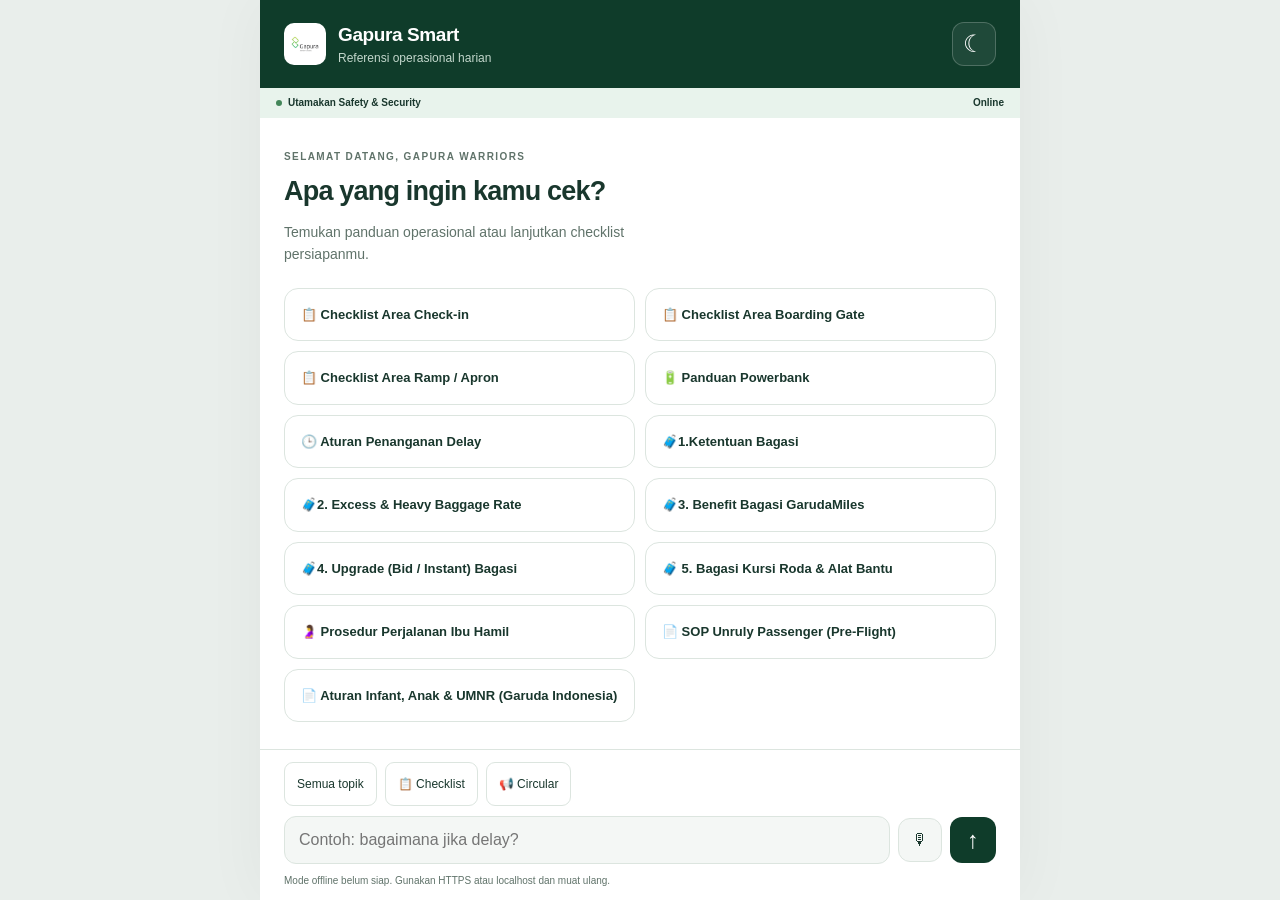
<file: index.html>
<!DOCTYPE html>
<html lang="id">
<head>
  <meta charset="UTF-8">
  <meta name="viewport" content="width=device-width, initial-scale=1, viewport-fit=cover, interactive-widget=resizes-content">
  <meta name="theme-color" content="#0f3c2a">
  <meta name="description" content="Referensi SOP, checklist, dan surat edaran Gapura Smart.">
  <link rel="manifest" href="manifest.json">
  <link rel="icon" href="logo.png" type="image/png">
  <link rel="apple-touch-icon" href="logo.png">
  <link rel="stylesheet" href="styles.css">
  <title>Gapura Smart</title>
  <script src="native.js" defer></script>
  <script src="sop-data.js" defer></script>
  <script src="app.js" defer></script>
</head>
<body>
  <main class="app">
    <header class="header">
      <div class="brand"><img src="logo.png" width="42" height="42" alt=""><div><h1>Gapura Smart</h1><p>Referensi operasional harian</p></div></div>
      <button id="theme-btn" class="icon-button" aria-label="Aktifkan mode gelap" aria-pressed="false">☾</button>
    </header>
    <div class="status-bar"><span><span class="status-dot"></span>Utamakan Safety &amp; Security</span><span id="connection-status" role="status">Online</span><a id="app-update" href="update.html" hidden>Versi baru tersedia · Perbarui</a></div>
    <section class="chat-box" id="chat-box" aria-label="Percakapan dan hasil pencarian">
      <div class="welcome"><span class="eyebrow">SELAMAT DATANG, GAPURA WARRIORS</span><h2>Apa yang ingin kamu cek?</h2><p>Temukan panduan operasional atau lanjutkan checklist persiapanmu.</p><div class="topic-grid" id="welcome-topics"></div></div>
    </section>
    <div id="announcement" class="sr-only" role="status" aria-live="polite"></div>
    <footer>
      <nav class="quick-actions" aria-label="Akses cepat"><button data-action="menu">Semua topik</button><button data-action="checklist">📋 Checklist</button><button data-action="circular">📢 Circular</button></nav>
      <form id="search-form" class="input-area"><label for="user-input" class="sr-only">Pertanyaan seputar SOP</label><input type="text" id="user-input" placeholder="Contoh: bagaimana jika delay?" autocomplete="off" maxlength="1000"><button type="button" class="icon-button" id="mic-btn" aria-label="Mulai pencarian suara" hidden>🎙</button><button type="submit" class="send-button" aria-label="Kirim pertanyaan">↑</button></form>
      <p id="input-status" class="input-hint" role="status">Panduan ringkas • Periksa dokumen resmi sebelum digunakan</p>
    </footer>
  </main>
</body>
</html>
</file>
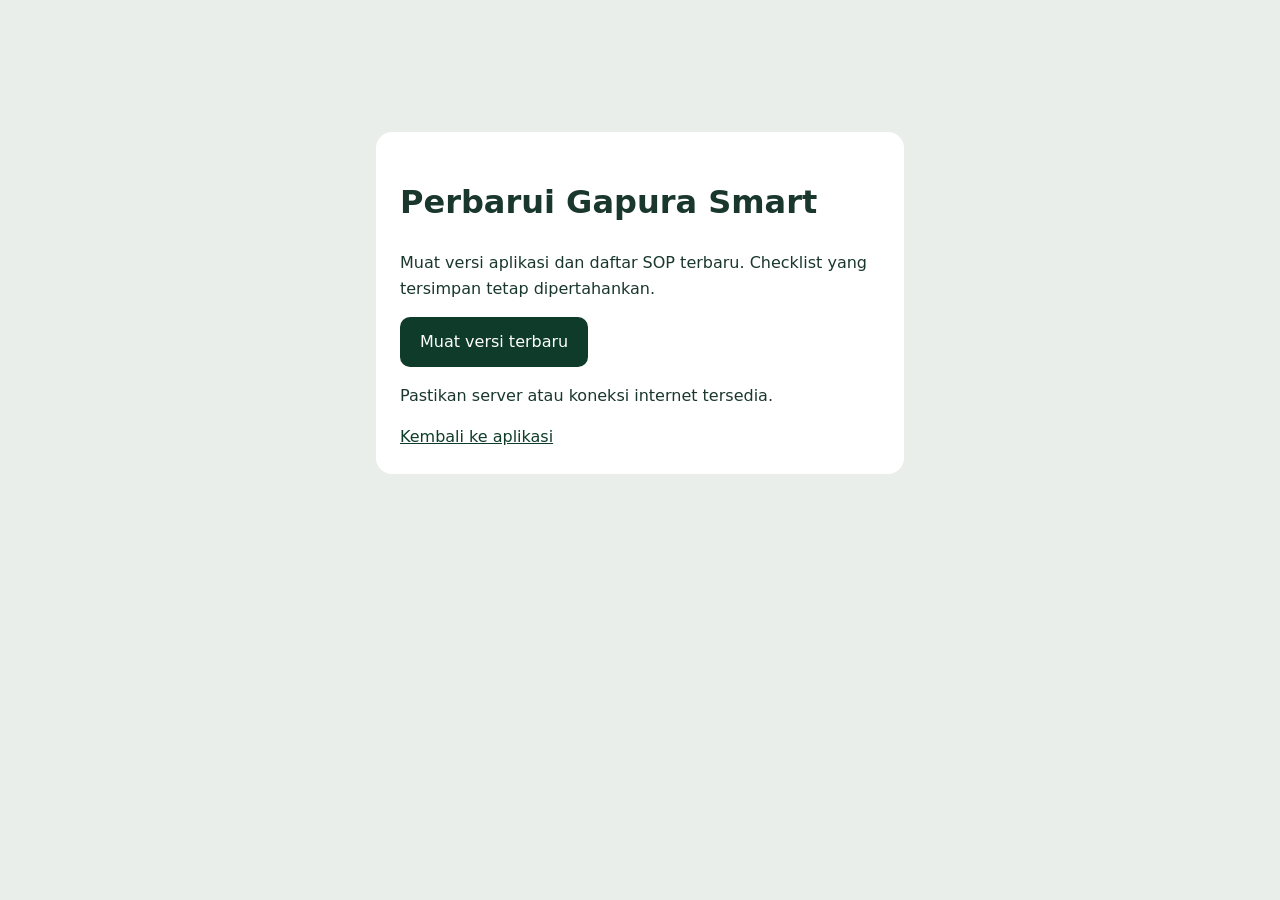
<file: update.html>
<!DOCTYPE html>
<html lang="id">
<head>
  <meta charset="UTF-8">
  <meta name="viewport" content="width=device-width, initial-scale=1, viewport-fit=cover">
  <title>Perbarui Gapura Smart</title>
  <style>
    body { font: 16px/1.6 system-ui, sans-serif; background: #e9eeeb; color: #19372d; margin: 0; padding: 24px; }
    main { max-width: 480px; margin: 12vh auto; background: white; padding: 24px; border-radius: 16px; }
    button { font: inherit; background: #0f3c2a; color: white; padding: 12px 20px; border: 0; border-radius: 10px; cursor: pointer; }
    button:disabled { opacity: .6; } a { color: #0f3c2a; }
  </style>
</head>
<body>
  <main>
    <h1>Perbarui Gapura Smart</h1>
    <p>Muat versi aplikasi dan daftar SOP terbaru. Checklist yang tersimpan tetap dipertahankan.</p>
    <button id="update" type="button">Muat versi terbaru</button>
    <p id="status" role="status">Pastikan server atau koneksi internet tersedia.</p>
    <a href="./">Kembali ke aplikasi</a>
  </main>
  <script>
    const button = document.getElementById('update');
    const status = document.getElementById('status');
    button.addEventListener('click', async () => {
      button.disabled = true;
      status.textContent = 'Mengunduh pembaruan…';
      try {
        const registration = await navigator.serviceWorker.register('./sw.js', { updateViaCache: 'none' });
        await registration.update();
        const installing = registration.installing;
        if (installing) await new Promise((resolve, reject) => {
          const check = () => {
            if (installing.state === 'installed' || installing.state === 'activated') resolve();
            if (installing.state === 'redundant') reject(new Error('Pembaruan gagal diunduh.'));
          };
          installing.addEventListener('statechange', check);
          check();
        });
        if (registration.waiting) {
          status.textContent = 'Mengaktifkan versi terbaru…';
          navigator.serviceWorker.addEventListener('controllerchange', () => location.replace('./'), { once: true });
          registration.waiting.postMessage({ type: 'ACTIVATE_UPDATE' });
        } else {
          location.replace('./');
        }
      } catch {
        status.textContent = 'Pembaruan belum berhasil. Pastikan server atau internet tersedia, lalu coba lagi.';
        button.disabled = false;
      }
    });
  </script>
</body>
</html>
</file>
<file: styles.css>
:root {
  color-scheme: light;
  --page: #e9eeeb;
  --surface: #fff;
  --subtle: #f4f7f5;
  --text: #19372d;
  --muted: #60736a;
  --border: #dce5df;
  --green: #0f3c2a;
  --accent: #e8f3ec;
  --warning: #fff5d9;
  --warning-text: #745818;
  --safe-top: var(--safe-area-inset-top, env(safe-area-inset-top, 0px));
  --safe-right: var(--safe-area-inset-right, env(safe-area-inset-right, 0px));
  --safe-bottom: var(--safe-area-inset-bottom, env(safe-area-inset-bottom, 0px));
  --safe-left: var(--safe-area-inset-left, env(safe-area-inset-left, 0px));
  --content-gutter: 24px;
  --header-gutter: 22px;
  --footer-gutter: 24px;
}

* { box-sizing: border-box; }

body {
  margin: 0;
  font-family: -apple-system, BlinkMacSystemFont, "Segoe UI", sans-serif;
  background: var(--page);
  color: var(--text);
  overflow-x: hidden; /* Mengunci layar horizontal agar tidak offside */
  width: 100%;
}

button, input, select { font: inherit; }
button, a, input, select { -webkit-tap-highlight-color: transparent; }
button { cursor: pointer; min-height: 44px; }
button:focus-visible, a:focus-visible, input:focus-visible, select:focus-visible { outline: 3px solid #c89127; outline-offset: 3px; }
button:disabled { opacity: .5; cursor: default; }

.app {
  max-width: 760px;
  margin: 0 auto; /* Menjaga aplikasi tetap di tengah tanpa tergeser */
  width: 100%;
  height: 100vh;
  height: 100dvh;
  display: flex;
  flex-direction: column;
  background: var(--surface);
  box-shadow: 0 0 60px #17382b0b;
  overflow: hidden;
}

.header {
  flex-shrink: 0;
  padding: calc(var(--header-gutter) + var(--safe-top)) max(var(--content-gutter), var(--safe-right)) var(--header-gutter) max(var(--content-gutter), var(--safe-left));
  background: var(--green);
  color: white;
  display: flex;
  align-items: center;
  justify-content: space-between;
  gap: 12px;
}

.brand { display: flex; align-items: center; gap: 12px; min-width: 0; }
.brand img { background: white; border-radius: 10px; padding: 4px; object-fit: contain; }
h1 { font-size: 19px; margin: 0; letter-spacing: -.4px; }
.brand p { font-size: 12px; margin: 5px 0 0; color: #c3d7cc; }

.icon-button { border: 1px solid var(--border); background: var(--subtle); color: var(--text); border-radius: 12px; min-width: 44px; flex-shrink: 0; }
.header .icon-button { background: #ffffff12; border-color: #ffffff35; color: white; font-size: 24px; }

.status-bar {
  flex-shrink: 0;
  display: flex;
  justify-content: space-between;
  align-items: center;
  gap: 8px;
  padding: 8px 16px;
  background: var(--accent);
  font-size: 10px;
  font-weight: 600;
  line-height: 1.4;
  flex-wrap: wrap; /* Mencegah teks terpotong di HP */
}

.status-dot { display: inline-block; width: 6px; height: 6px; border-radius: 50%; background: #438659; margin-right: 6px; }
#connection-status { text-align: right; }

.chat-box { flex: 1; min-height: 0; overflow-y: auto; padding: 28px max(var(--content-gutter), var(--safe-right)) 28px max(var(--content-gutter), var(--safe-left)); scroll-behavior: smooth; }
.welcome { margin-bottom: 28px; }
.eyebrow { font-size: 10px; font-weight: 700; letter-spacing: 1.4px; color: var(--muted); }
h2 { font-size: 27px; letter-spacing: -.8px; margin: 12px 0; }
.welcome p { font-size: 14px; line-height: 1.6; color: var(--muted); max-width: 410px; }

.topic-grid { display: grid; grid-template-columns: 1fr 1fr; gap: 10px; margin-top: 22px; }
.topic-button { padding: 16px; text-align: left; border: 1px solid var(--border); border-radius: 14px; background: var(--surface); color: var(--text); font-size: 13px; font-weight: 600; line-height: 1.5; }
.topic-button:hover, .quick-actions button:hover { background: var(--accent); }

.message-wrapper { display: flex; margin: 16px 0; }
.wrapper-user { justify-content: flex-end; }
.message { max-width: 94%; font-size: 14px; line-height: 1.7; overflow-wrap: anywhere; }
.user-msg { max-width: 85%; padding: 11px 16px; background: var(--green); color: white; border-radius: 16px 16px 4px 16px; white-space: pre-wrap; }
.ai-msg { width: 100%; padding: 18px; background: var(--subtle); border: 1px solid var(--border); border-radius: 4px 16px 16px 16px; }
.message h3 { font-size: 15px; margin: 0 0 12px; }
.message ul { padding-left: 22px; }
.message .topic-grid { margin-top: 12px; }

.source-note { font-size: 12px; line-height: 1.6; background: var(--warning); color: var(--warning-text); padding: 12px; border-radius: 10px; margin: 0 0 16px; }
.source-note p { margin: 0; }

.checklist-item { display: flex; gap: 12px; align-items: flex-start; padding: 13px 0; border-bottom: 1px solid var(--border); cursor: pointer; }
.checklist-item input { width: 20px; height: 20px; flex-shrink: 0; accent-color: var(--green); margin-top: 3px; }
.checklist-item:has(input:checked) { color: var(--muted); }

.session-controls { display: grid; gap: 8px; margin: 12px 0; font-size: 12px; }
.session-controls input, .session-controls select { width: 100%; min-width: 0; min-height: 44px; padding: 10px; border: 1px solid var(--border); border-radius: 8px; background: var(--surface); color: var(--text); font-size: 16px; }
.small-button { padding: 8px 12px; border: 1px solid var(--border); background: var(--surface); color: var(--text); border-radius: 9px; font-size: 12px; }
.progress { font-size: 12px; color: var(--muted); margin: 12px 0; }

.circular-card { background: var(--surface); border: 1px solid var(--border); padding: 16px; border-radius: 12px; margin-top: 12px; }
.circular-card p { margin: 8px 0; }
.circular-card time { font-size: 12px; color: var(--muted); }
.circular-card a { display: inline-block; color: var(--text); font-weight: 600; padding: 8px 0; }

footer { flex-shrink: 0; border-top: 1px solid var(--border); padding: 12px max(var(--footer-gutter), var(--safe-right)) max(12px, var(--safe-bottom)) max(var(--footer-gutter), var(--safe-left)); background: var(--surface); }
.keyboard-visible footer { padding-bottom: 12px; }
.quick-actions { display: flex; gap: 8px; flex-wrap: wrap; margin-bottom: 10px; }
.quick-actions button { padding: 6px 12px; border: 1px solid var(--border); border-radius: 9px; background: var(--surface); color: var(--text); font-size: 12px; min-height: 44px; }

.input-area { display: flex; gap: 8px; align-items: center; }
.input-area input { min-width: 0; flex: 1; border: 1px solid var(--border); border-radius: 12px; padding: 14px; background: var(--subtle); color: var(--text); font-size: 16px; }
.send-button { width: 46px; height: 46px; flex-shrink: 0; border: 0; border-radius: 12px; background: var(--green); color: white; font-size: 24px; }
.input-hint { font-size: 10px; color: var(--muted); margin: 9px 0 0; line-height: 1.5; }

.sr-only { position: absolute; width: 1px; height: 1px; padding: 0; margin: -1px; overflow: hidden; clip: rect(0, 0, 0, 0); white-space: nowrap; border: 0; }
[hidden] { display: none !important; }

body.dark-mode {
  color-scheme: dark;
  --page: #0c1913;
  --surface: #15251d;
  --subtle: #1b2e24;
  --text: #e4eee7;
  --muted: #a9bcb0;
  --border: #324a3c;
  --green: #174c35;
  --accent: #20392b;
  --warning: #3a321c;
  --warning-text: #eed698;
}

@media(max-width: 480px) {
  :root { --content-gutter: 16px; --header-gutter: 16px; --footer-gutter: 12px; }
  .status-bar { padding: 10px 16px; }
  .chat-box { padding-top: 24px; padding-bottom: 24px; }
  .topic-button { padding: 12px; font-size: 12px; }
  h2 { font-size: 25px; }
  .ai-msg { padding: 14px; }
  .message { max-width: 100%; }
  
  /* Memaksa tombol menu menjadi 1 kolom vertikal di layar HP */
  .topic-grid { grid-template-columns: 1fr; }
}

.status-bar { padding-left: max(16px, var(--safe-left)); padding-right: max(16px, var(--safe-right)); }
@media (max-height: 480px) {
  :root { --header-gutter: 8px; }
  .brand p, .input-hint { display: none; }
  footer { padding-top: 6px; }
  .quick-actions { margin-bottom: 6px; }
}

@media(prefers-reduced-motion: reduce) {
  .chat-box { scroll-behavior: auto; }
}
</file>
